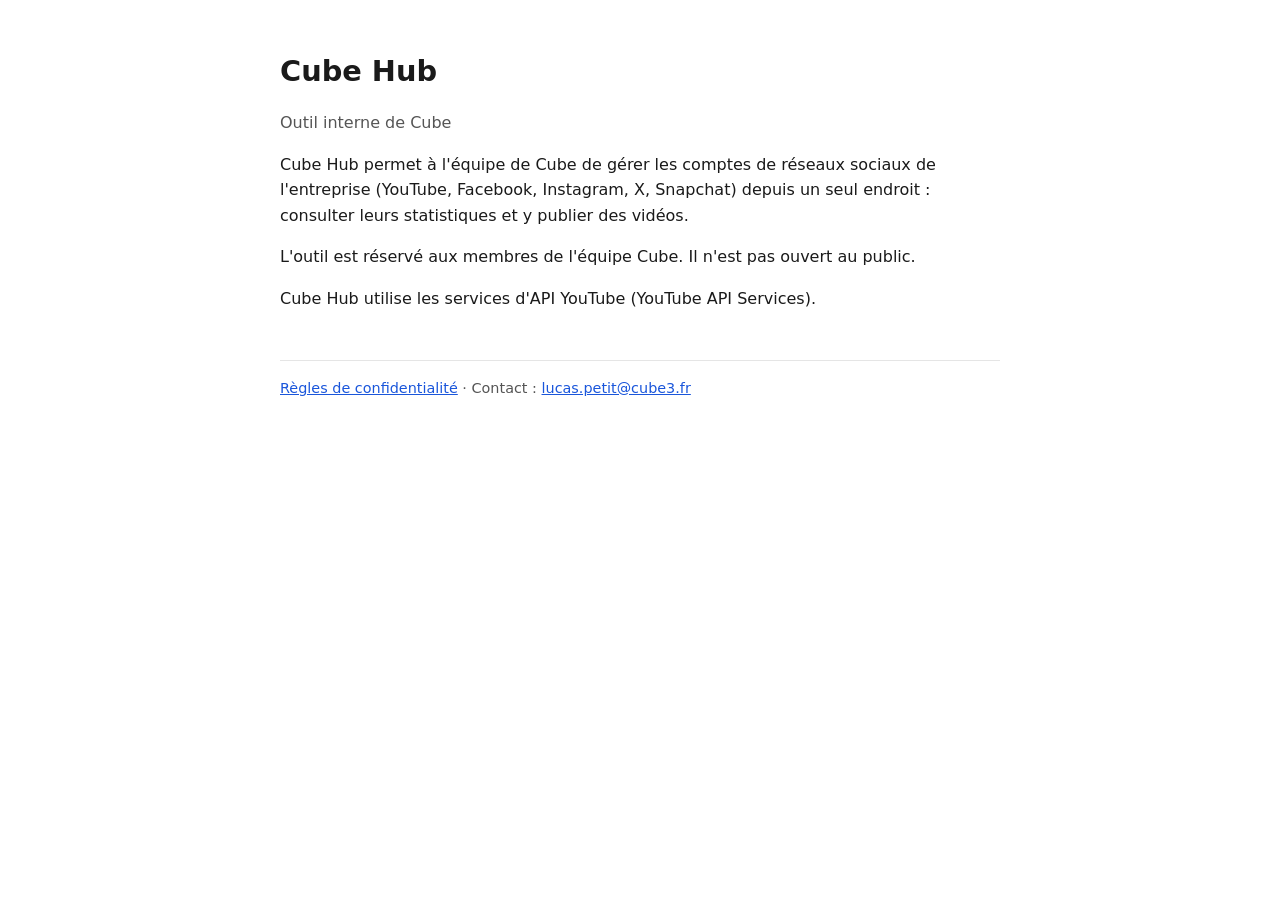
<file: index.html>
<!doctype html>
<html lang="fr">
<head>
<meta charset="utf-8"><meta name="viewport" content="width=device-width,initial-scale=1">
<title>Cube Hub</title>
<link rel="stylesheet" href="style.css">
</head>
<body><main>
<h1>Cube Hub</h1>
<p class="muted">Outil interne de Cube</p>
<p>Cube Hub permet à l'équipe de Cube de gérer les comptes de réseaux sociaux de l'entreprise (YouTube, Facebook, Instagram, X, Snapchat) depuis un seul endroit : consulter leurs statistiques et y publier des vidéos.</p>
<p>L'outil est réservé aux membres de l'équipe Cube. Il n'est pas ouvert au public.</p>
<p>Cube Hub utilise les services d'API YouTube (YouTube API Services).</p>
<footer>
<a href="confidentialite.html">Règles de confidentialité</a> · Contact : <a href="mailto:lucas.petit@cube3.fr">lucas.petit@cube3.fr</a>
</footer>
</main></body>
</html>
</file>
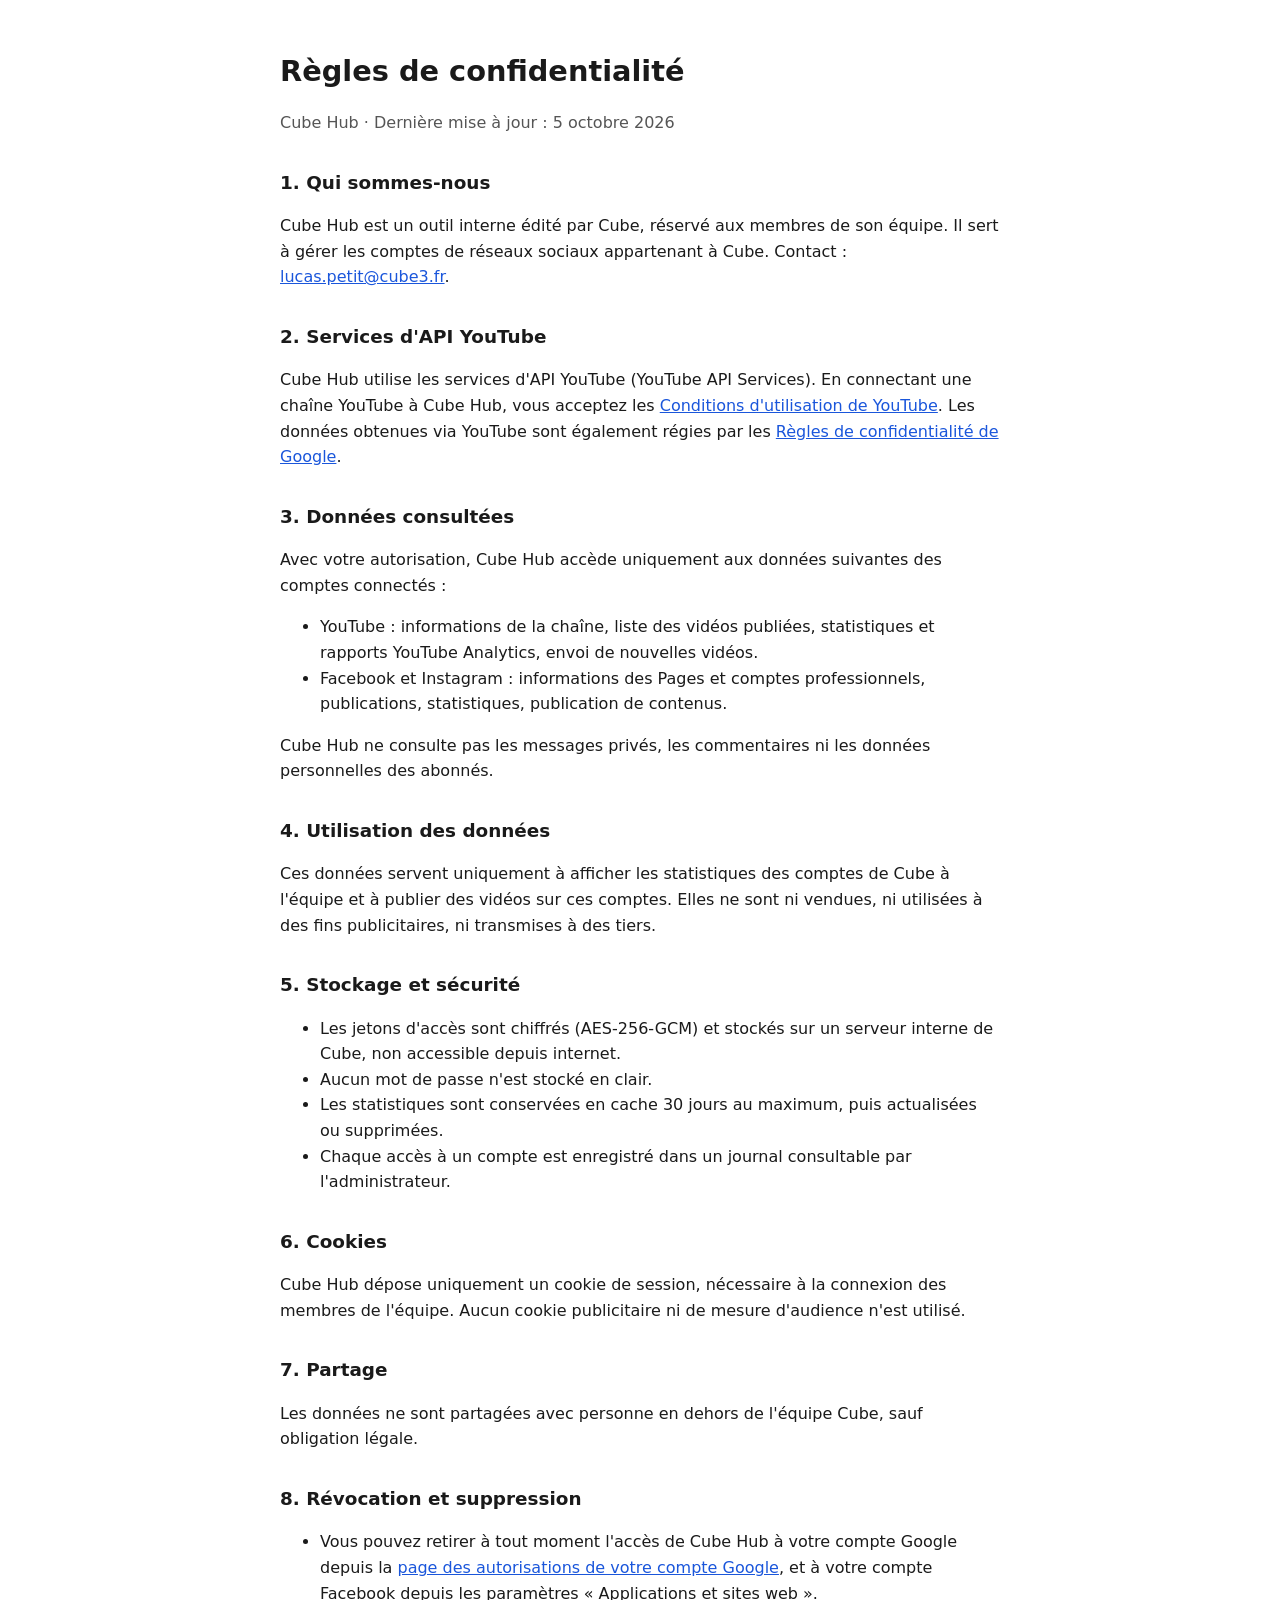
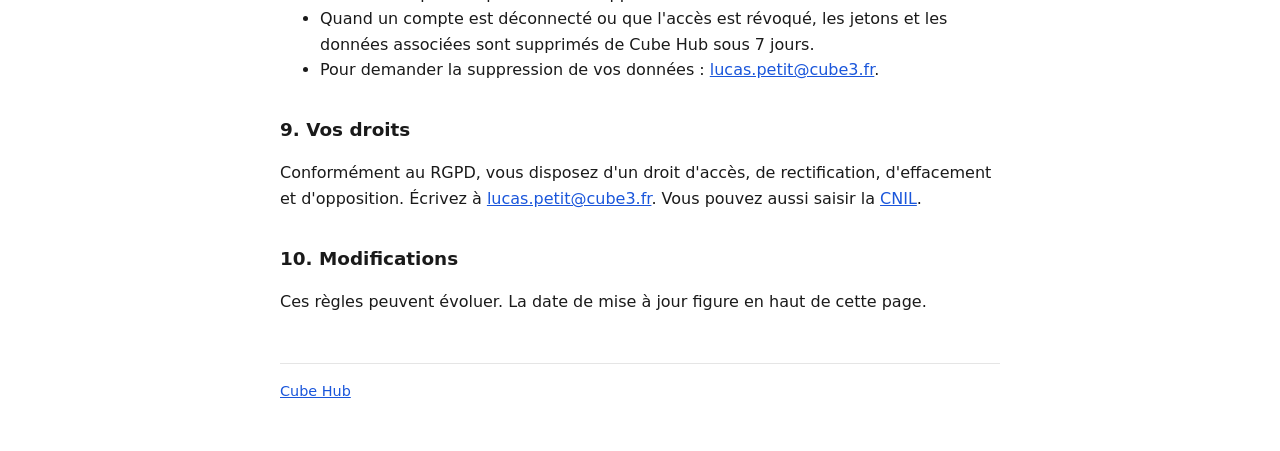
<file: confidentialite.html>
<!doctype html>
<html lang="fr">
<head>
<meta charset="utf-8"><meta name="viewport" content="width=device-width,initial-scale=1">
<title>Confidentialité – Cube Hub</title>
<link rel="stylesheet" href="style.css">
</head>
<body><main>
<h1>Règles de confidentialité</h1>
<p class="muted">Cube Hub · Dernière mise à jour : 5 octobre 2026</p>

<h2>1. Qui sommes-nous</h2>
<p>Cube Hub est un outil interne édité par Cube, réservé aux membres de son équipe. Il sert à gérer les comptes de réseaux sociaux appartenant à Cube. Contact : <a href="mailto:lucas.petit@cube3.fr">lucas.petit@cube3.fr</a>.</p>

<h2>2. Services d'API YouTube</h2>
<p>Cube Hub utilise les services d'API YouTube (YouTube API Services). En connectant une chaîne YouTube à Cube Hub, vous acceptez les <a href="https://www.youtube.com/t/terms">Conditions d'utilisation de YouTube</a>. Les données obtenues via YouTube sont également régies par les <a href="https://policies.google.com/privacy">Règles de confidentialité de Google</a>.</p>

<h2>3. Données consultées</h2>
<p>Avec votre autorisation, Cube Hub accède uniquement aux données suivantes des comptes connectés :</p>
<ul>
<li>YouTube : informations de la chaîne, liste des vidéos publiées, statistiques et rapports YouTube Analytics, envoi de nouvelles vidéos.</li>
<li>Facebook et Instagram : informations des Pages et comptes professionnels, publications, statistiques, publication de contenus.</li>
</ul>
<p>Cube Hub ne consulte pas les messages privés, les commentaires ni les données personnelles des abonnés.</p>

<h2>4. Utilisation des données</h2>
<p>Ces données servent uniquement à afficher les statistiques des comptes de Cube à l'équipe et à publier des vidéos sur ces comptes. Elles ne sont ni vendues, ni utilisées à des fins publicitaires, ni transmises à des tiers.</p>

<h2>5. Stockage et sécurité</h2>
<ul>
<li>Les jetons d'accès sont chiffrés (AES-256-GCM) et stockés sur un serveur interne de Cube, non accessible depuis internet.</li>
<li>Aucun mot de passe n'est stocké en clair.</li>
<li>Les statistiques sont conservées en cache 30 jours au maximum, puis actualisées ou supprimées.</li>
<li>Chaque accès à un compte est enregistré dans un journal consultable par l'administrateur.</li>
</ul>

<h2>6. Cookies</h2>
<p>Cube Hub dépose uniquement un cookie de session, nécessaire à la connexion des membres de l'équipe. Aucun cookie publicitaire ni de mesure d'audience n'est utilisé.</p>

<h2>7. Partage</h2>
<p>Les données ne sont partagées avec personne en dehors de l'équipe Cube, sauf obligation légale.</p>

<h2>8. Révocation et suppression</h2>
<ul>
<li>Vous pouvez retirer à tout moment l'accès de Cube Hub à votre compte Google depuis la <a href="https://security.google.com/settings/security/permissions">page des autorisations de votre compte Google</a>, et à votre compte Facebook depuis les paramètres « Applications et sites web ».</li>
<li>Quand un compte est déconnecté ou que l'accès est révoqué, les jetons et les données associées sont supprimés de Cube Hub sous 7 jours.</li>
<li>Pour demander la suppression de vos données : <a href="mailto:lucas.petit@cube3.fr">lucas.petit@cube3.fr</a>.</li>
</ul>

<h2>9. Vos droits</h2>
<p>Conformément au RGPD, vous disposez d'un droit d'accès, de rectification, d'effacement et d'opposition. Écrivez à <a href="mailto:lucas.petit@cube3.fr">lucas.petit@cube3.fr</a>. Vous pouvez aussi saisir la <a href="https://www.cnil.fr">CNIL</a>.</p>

<h2>10. Modifications</h2>
<p>Ces règles peuvent évoluer. La date de mise à jour figure en haut de cette page.</p>

<footer><a href="index.html">Cube Hub</a></footer>
</main></body>
</html>
</file>
<file: style.css>
:root{color-scheme:light dark;--fg:#1a1a1a;--muted:#555;--bg:#fff;--line:#e5e5e5;--link:#1a56db}
@media (prefers-color-scheme:dark){:root{--fg:#eee;--muted:#aaa;--bg:#111;--line:#333;--link:#7aa7ff}}
body{margin:0;background:var(--bg);color:var(--fg);font:16px/1.6 -apple-system,system-ui,Segoe UI,Roboto,sans-serif}
main{max-width:720px;margin:0 auto;padding:48px 16px}
h1{font-size:1.8rem;margin:0 0 .25rem}h2{font-size:1.15rem;margin:2rem 0 .5rem}
p,li{color:var(--fg)}.muted{color:var(--muted)}a{color:var(--link)}
footer{margin-top:3rem;padding-top:1rem;border-top:1px solid var(--line);font-size:.9rem;color:var(--muted)}
</file>
